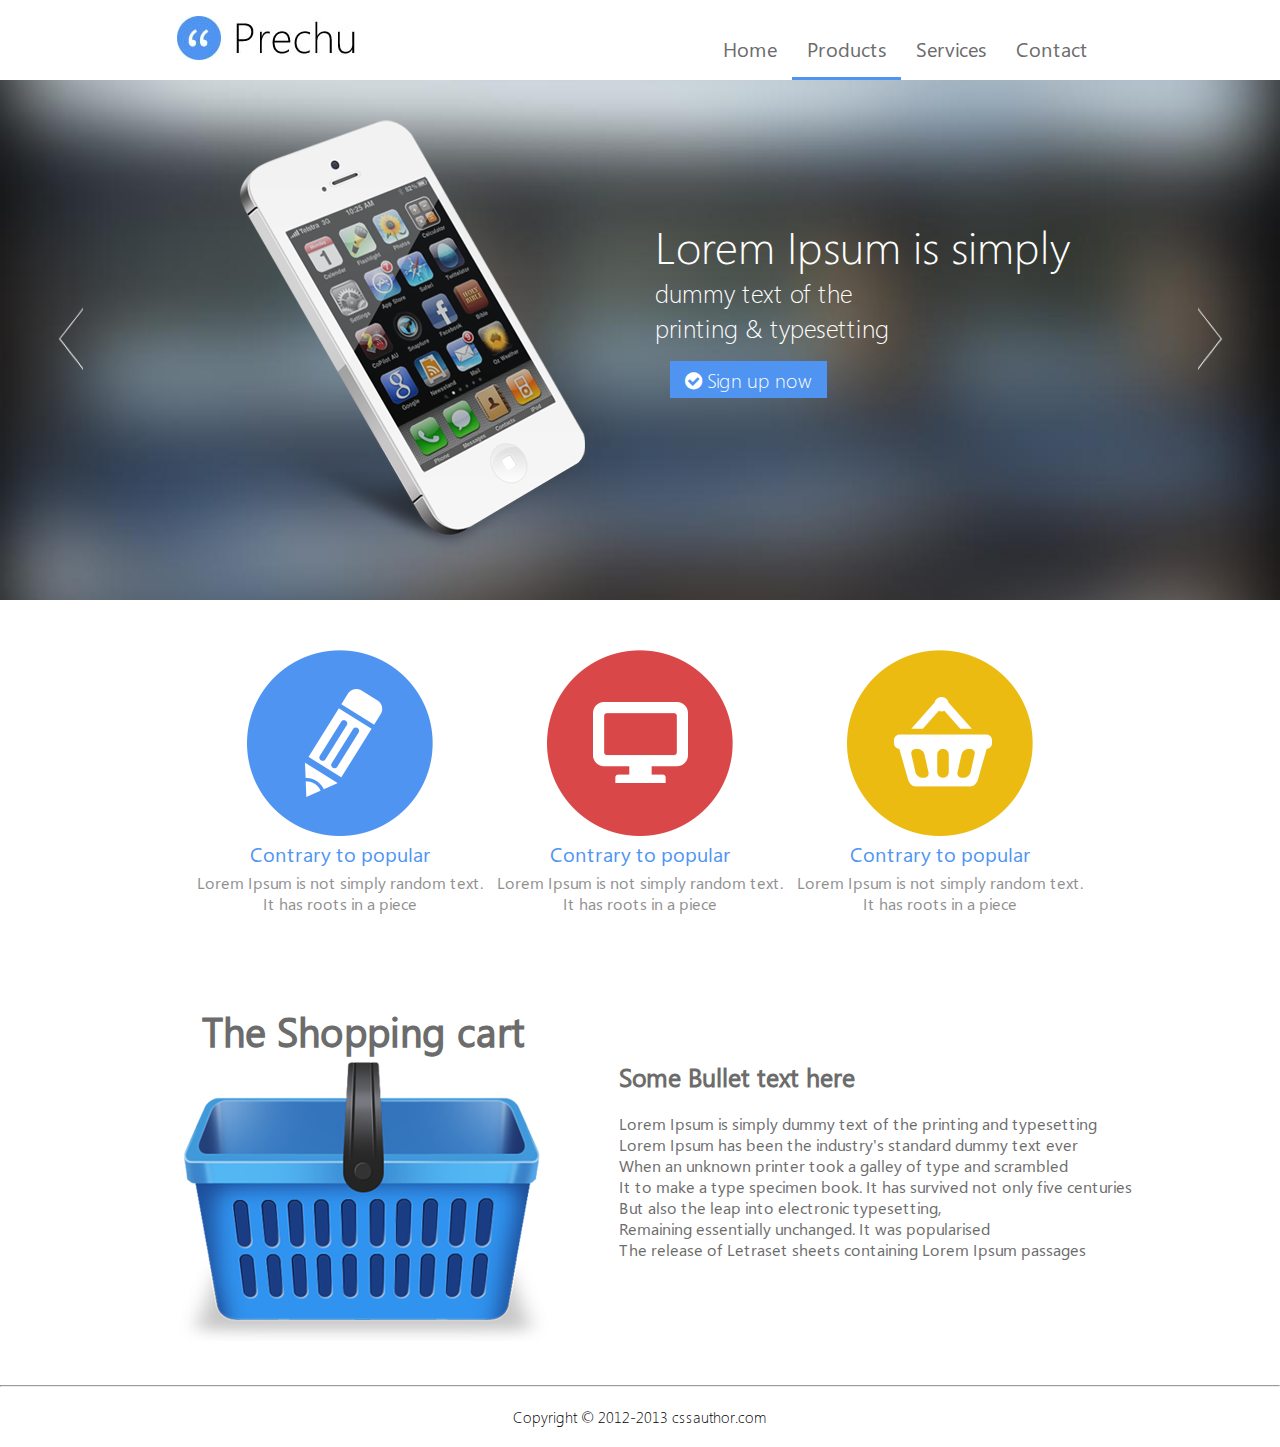
<file: 2_homeWork/index.html>
<!doctype html>
<html lang="en">
<head>
    <meta charset="UTF-8">
    <meta name="viewport"
          content="width=device-width, user-scalable=no, initial-scale=1.0, maximum-scale=1.0, minimum-scale=1.0">
    <meta http-equiv="X-UA-Compatible" content="ie=edge">
    <link rel="stylesheet" href="css/style.css">
    <link href="https://stackpath.bootstrapcdn.com/font-awesome/4.7.0/css/font-awesome.min.css" rel="stylesheet"
          integrity="sha384-wvfXpqpZZVQGK6TAh5PVlGOfQNHSoD2xbE+QkPxCAFlNEevoEH3Sl0sibVcOQVnN" crossorigin="anonymous">
    <title>Home work</title>
</head>
<body>
<header class="header">
    <div class="header__logo">
        <img src="image/logo.jpg" alt="">
    </div>
    <nav>
        <ul class="navigation">
            <li class="navigation__item navigation__item-gray">Home</li>
            <li class="navigation__item navigation__item-gray navigation__item-active">Products</li>
            <li class="navigation__item navigation__item-gray">Services</li>
            <li class="navigation__item navigation__item-gray">Contact</li>
        </ul>
    </nav>
    <div class="header__shortNavigation">
        <i class="fa fa-bars" aria-hidden="true"></i>
    </div>
</header>

<div class="content">
    <div class="horizontalCard horizontalCard-blurImg">
        <div class="horizontalCard__img">
            <img src="image/iphone.png" alt="">
        </div>
        <div class="horizontalCard__text horizontalCard__text-white">
            <h1 class="horizontalCard__header horizontalCard__header-main">Lorem Ipsum is simply</h1>
            <div class="horizontalCard__context horizontalCard__context-main">
                <p>dummy text of the</p>
                <p>printing & typesetting</p>

            </div>
            <a class="horizontalCard__button horizontalCard__button-main" href=""><i class="fa fa-check-circle" aria-hidden="true"></i>Sign up now</a>
        </div>
    </div>
    <div class="category">
        <div class="smallCard">
            <div class="smallCard__img">
                <img src="image/circle1.png" alt="">
            </div>
            <div class="smallCard__text">
                <h5 class="smallCard__header smallCard__header-main">Contrary to popular</h5>
                <p class="smallCard__context smallCard__context-main">Lorem Ipsum is not simply random text. <br> It has roots in a piece </p>
            </div>
        </div>
        <div class="smallCard">
            <div class="smallCard__img">
                <img src="image/circle2.png" alt="">
            </div>
            <div class="smallCard__text">
                <h5 class="smallCard__header smallCard__header-main">Contrary to popular</h5>
                <p class="smallCard__context smallCard__context-main">Lorem Ipsum is not simply random text. <br> It has roots in a piece </p>
            </div>
        </div>
        <div class="smallCard">
            <div class="smallCard__img">
                <img src="image/circle3.png" alt="">
            </div>
            <div class="smallCard__text">
                <h5 class="smallCard__header smallCard__header-main">Contrary to popular</h5>
                <p class="smallCard__context smallCard__context-main">Lorem Ipsum is not simply random text. <br> It has roots in a piece </p>
            </div>
        </div>


    </div>
    <div class="shop">
        <div class="horizontalCard horizontalCard-bottom">
            <div class="horizontalCard__img">
                <h4 class="horizontalCard__header horizontalCard__header-cartImg">
                    The Shopping cart
                </h4>
                <img src="image/cart.png" alt="">
            </div>
            <div class="horizontalCard__text horizontalCard__text-cart">
                <h5 class="horizontalCard__header horizontalCard__header-cart">Some Bullet text here</h5>
                <p class="horizontalCard__context horizontalCard__context-cart">Lorem Ipsum is simply dummy text of the printing and typesetting <br>
                    Lorem Ipsum has been the industry's standard dummy text ever <br>
                    When an unknown printer took a galley of type and scrambled <br>
                    It to make a type specimen book. It has survived not only five centuries <br>
                    But also the leap into electronic typesetting, <br>
                    Remaining essentially unchanged. It was popularised <br>
                    The release of Letraset sheets containing Lorem Ipsum passages</p>
            </div>
        </div>

    </div>
</div>
<footer class="footer">
    <hr>
    <p class="footer__text">Copyright © 2012-2013 cssauthor.com</p>
</footer>
</body>
</html>
</file>
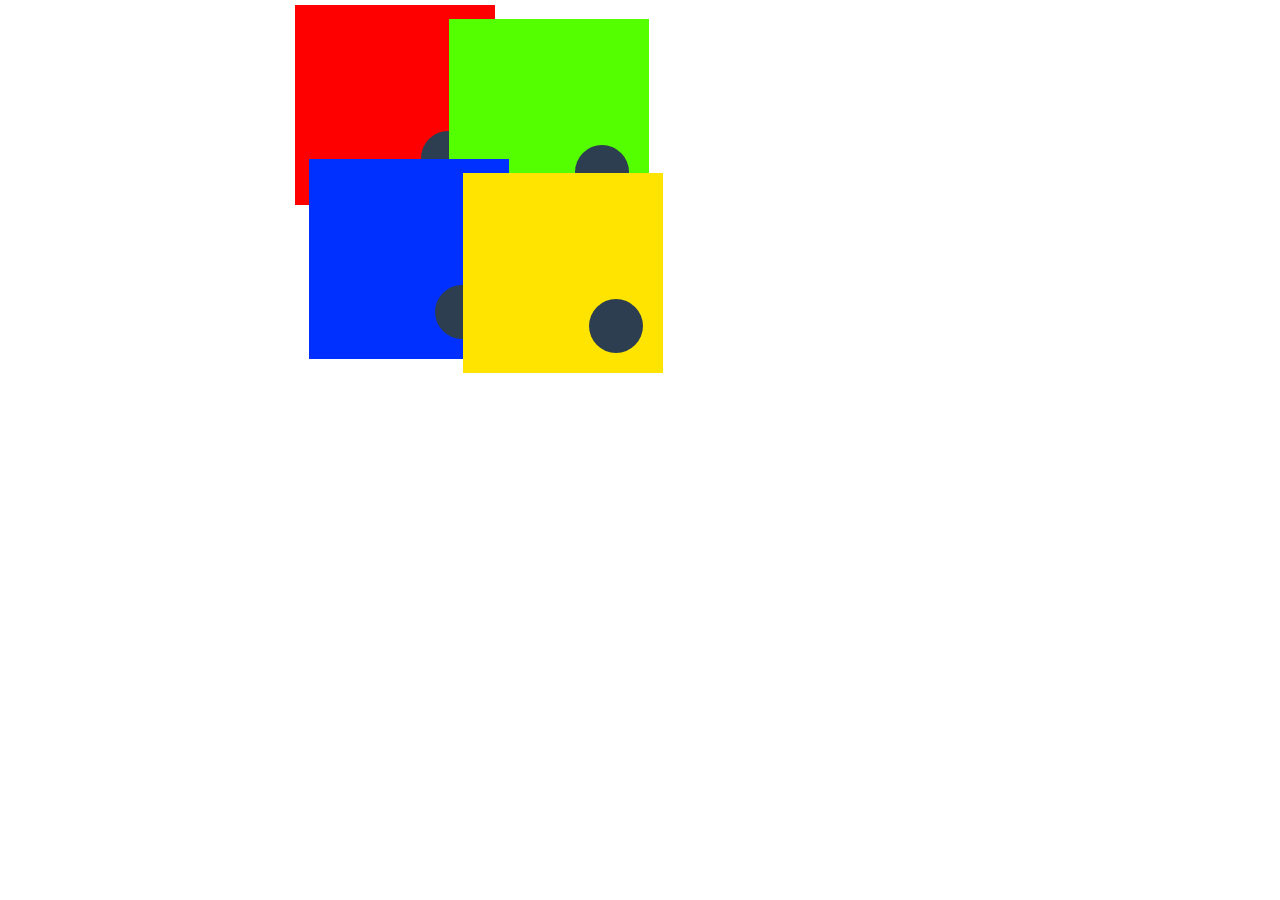
<file: 3_homeWork/index.html>
<!doctype html>
<html lang="ru">
<head>
    <meta charset="UTF-8">
    <meta name="viewport"
          content="width=device-width, user-scalable=no, initial-scale=1.0, maximum-scale=1.0, minimum-scale=1.0">
    <meta http-equiv="X-UA-Compatible" content="ie=edge">
    <link rel="stylesheet" href="css/style.css">
    <title>Home work</title>
</head>
<body>
    <div class="dynamic">
        <div class="dynamic__item dynamic__item-red">
            <div class="dynamic__dot "></div>
        </div>
        <div class="dynamic__item dynamic__item-green">
            <div class="dynamic__dot"></div>
        </div>
        <div class="dynamic__item dynamic__item-blue">
            <div class="dynamic__dot"></div>
        </div>
        <div class="dynamic__item dynamic__item-yellow">
            <div class="dynamic__dot"></div>
        </div>
    </div>
</body>
</html>
</file>
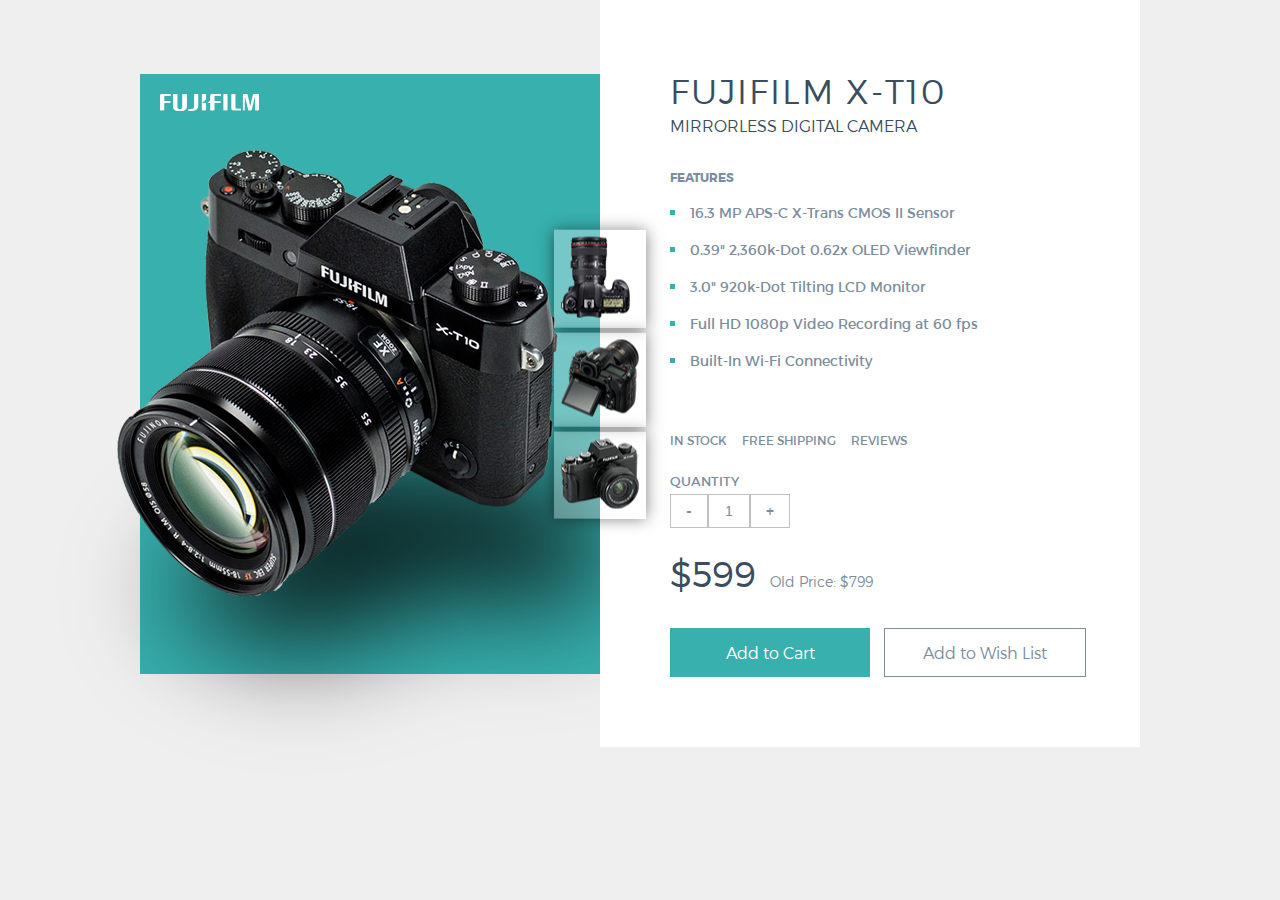
<file: 4_homeWork/index.html>
<!doctype html>
<html lang="en">
<head>
    <meta charset="UTF-8">
    <meta name="viewport"
          content="width=device-width, user-scalable=no, initial-scale=1.0, maximum-scale=1.0, minimum-scale=1.0">
    <meta http-equiv="X-UA-Compatible" content="ie=edge">
    <link rel="stylesheet" href="css/style.css">
    <link href="https://stackpath.bootstrapcdn.com/font-awesome/4.7.0/css/font-awesome.min.css" rel="stylesheet"
          integrity="sha384-wvfXpqpZZVQGK6TAh5PVlGOfQNHSoD2xbE+QkPxCAFlNEevoEH3Sl0sibVcOQVnN" crossorigin="anonymous">
    <title>Home work</title>
</head>
<body>
<div class="content">
    <div class="poductCard">
        <div class="cardImg">
            <div class="cardImg__logo">
                <img src="image/Logo.png" alt="">
            </div>
            <div class="cardImg__img">
                <img src="image/camera.png" alt="">
            </div>
            <div class="smallPhoto">
                <div class="smallPhoto__item"><img src="image/camera-top.png" alt=""></div>
                <div class="smallPhoto__item"><img src="image/camera-back.png" alt=""></div>
                <div class="smallPhoto__item"><img src="image/camera-right.png" alt=""></div>
            </div>
        </div>
        <div class="cardInfo">
            <h1 class="cardInfo__title">Fujifilm X-T10</h1>
            <h5 class="cardInfo__subtitle">Mirrorless Digital Camera</h5>
            <div class="list">
                <h5 class="list__title">Features</h5>
                <ul class="list__group">
                    <li class="list__item">16.3 MP APS-C X-Trans CMOS II Sensor</li>
                    <li class="list__item">0.39" 2,360k-Dot 0.62x OLED Viewfinder</li>
                    <li class="list__item">3.0" 920k-Dot Tilting LCD Monitor</li>
                    <li class="list__item">Full HD 1080p Video Recording at 60 fps</li>
                    <li class="list__item">Built-In Wi-Fi Connectivity</li>
                </ul>
            </div>

            <div class="status">
                    <span class="cardInfo__status">
                                    In Stock
                                </span>
                <span class="cardInfo__status">
                                    Free Shipping
                                </span>
                <span class="cardInfo__status">
                                    Reviews
                                </span>
            </div>

            <div class="count">
                <h5 class="count__title">Quantity</h5>
                <div class="count__group">
                    <div class="count__btn">-</div>
                    <input type="number" class="count__input" value="1">
                    <div class="count__btn">+</div>
                </div>
            </div>
            <div class="price">
                <p class="price__now"> $599</p>
                <p class="price__old">Old Price: $799</p>
            </div>
            <div class="btn">
                <a href="" class="cardInfo__btn cardInfo__btn-blue">Add to Cart</a>
                <a href="" class="cardInfo__btn cardInfo__btn-blueOutline">Add to Wish List</a>
            </div>

        </div>
    </div>
</div>
</body>
</html>
</file>
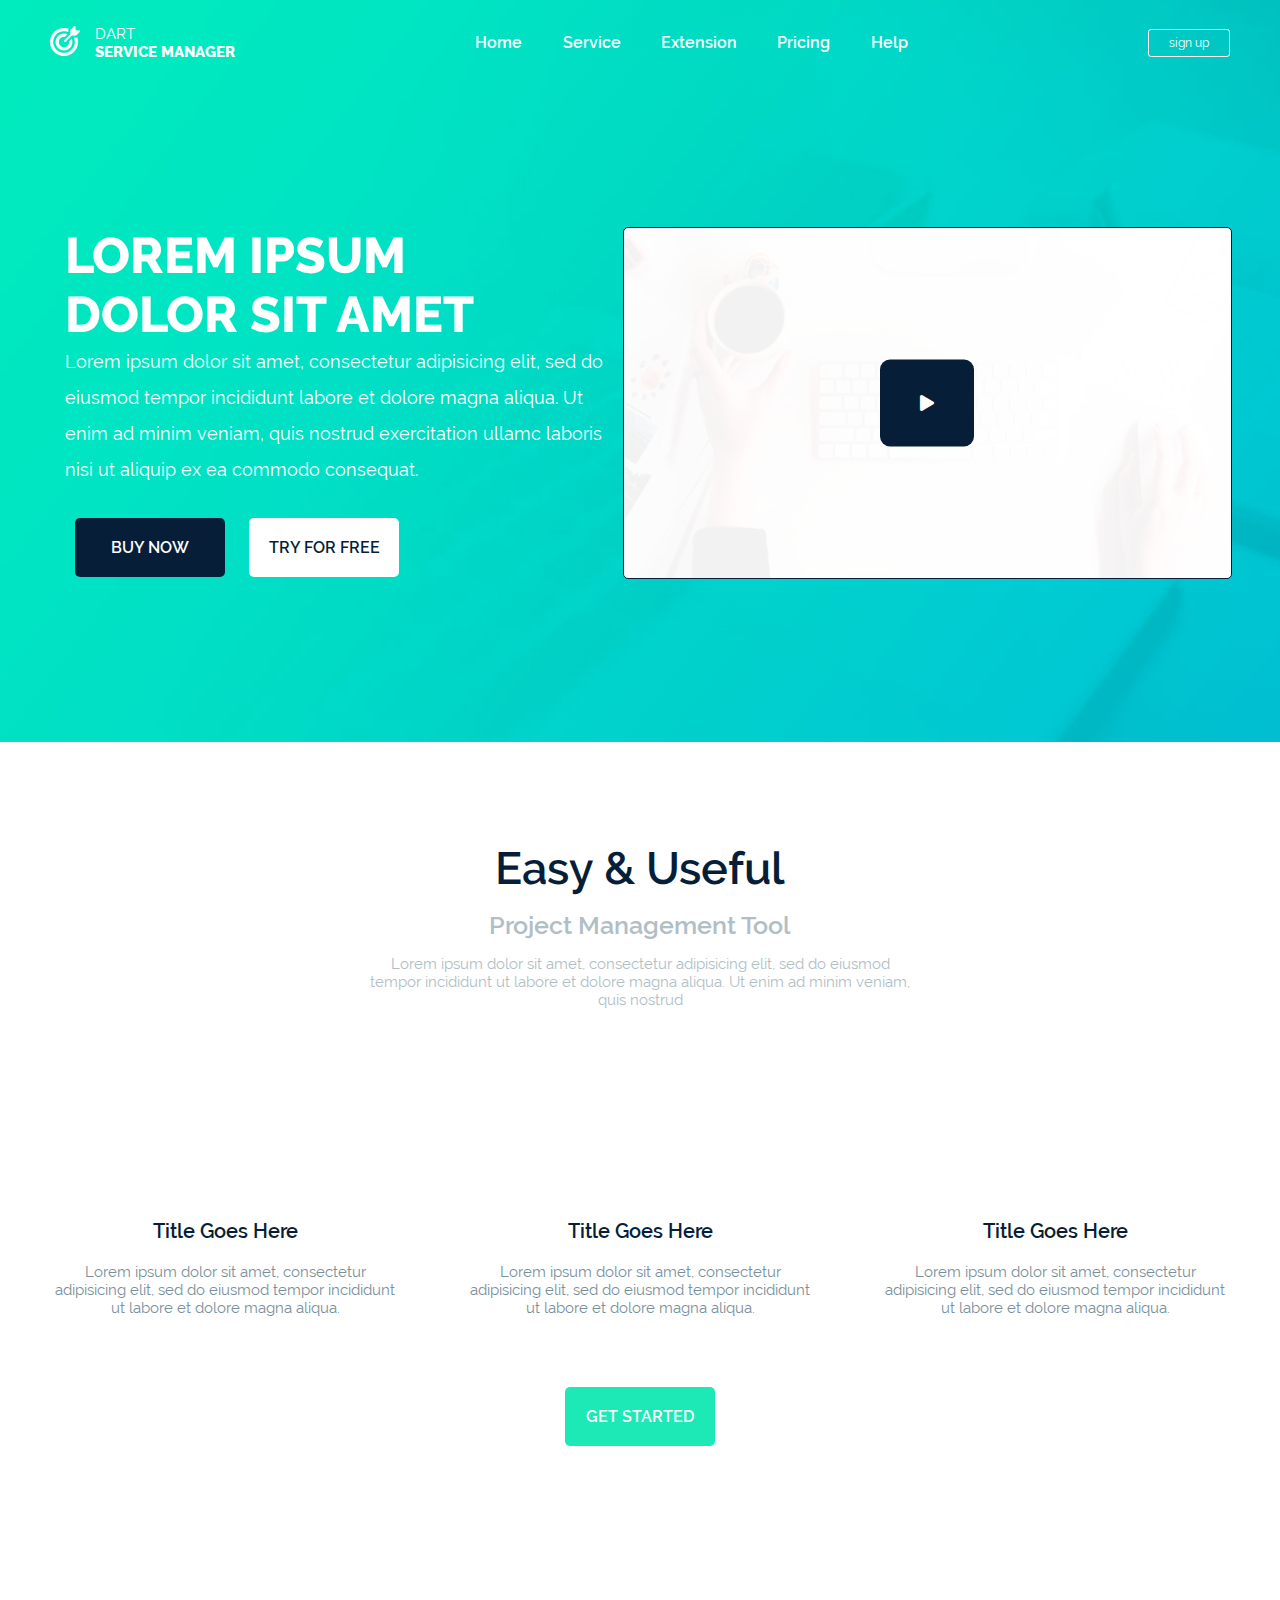
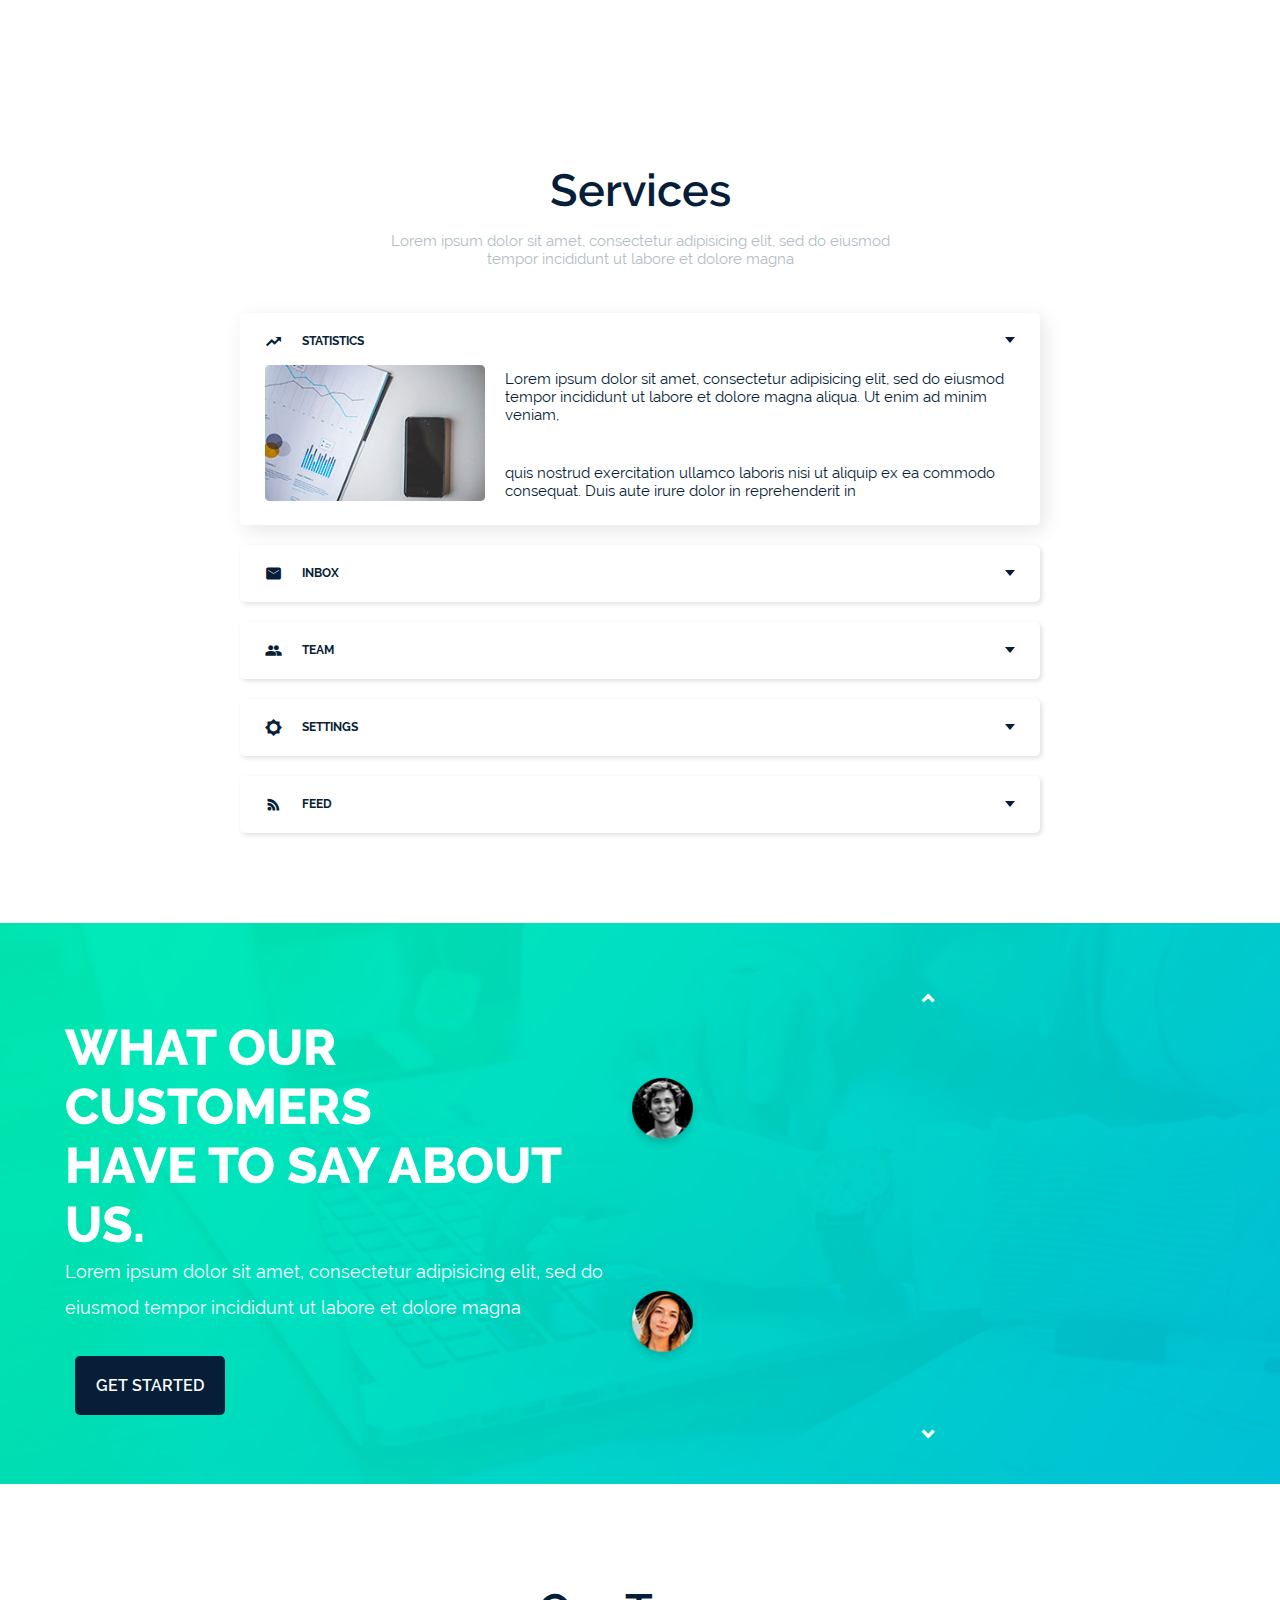
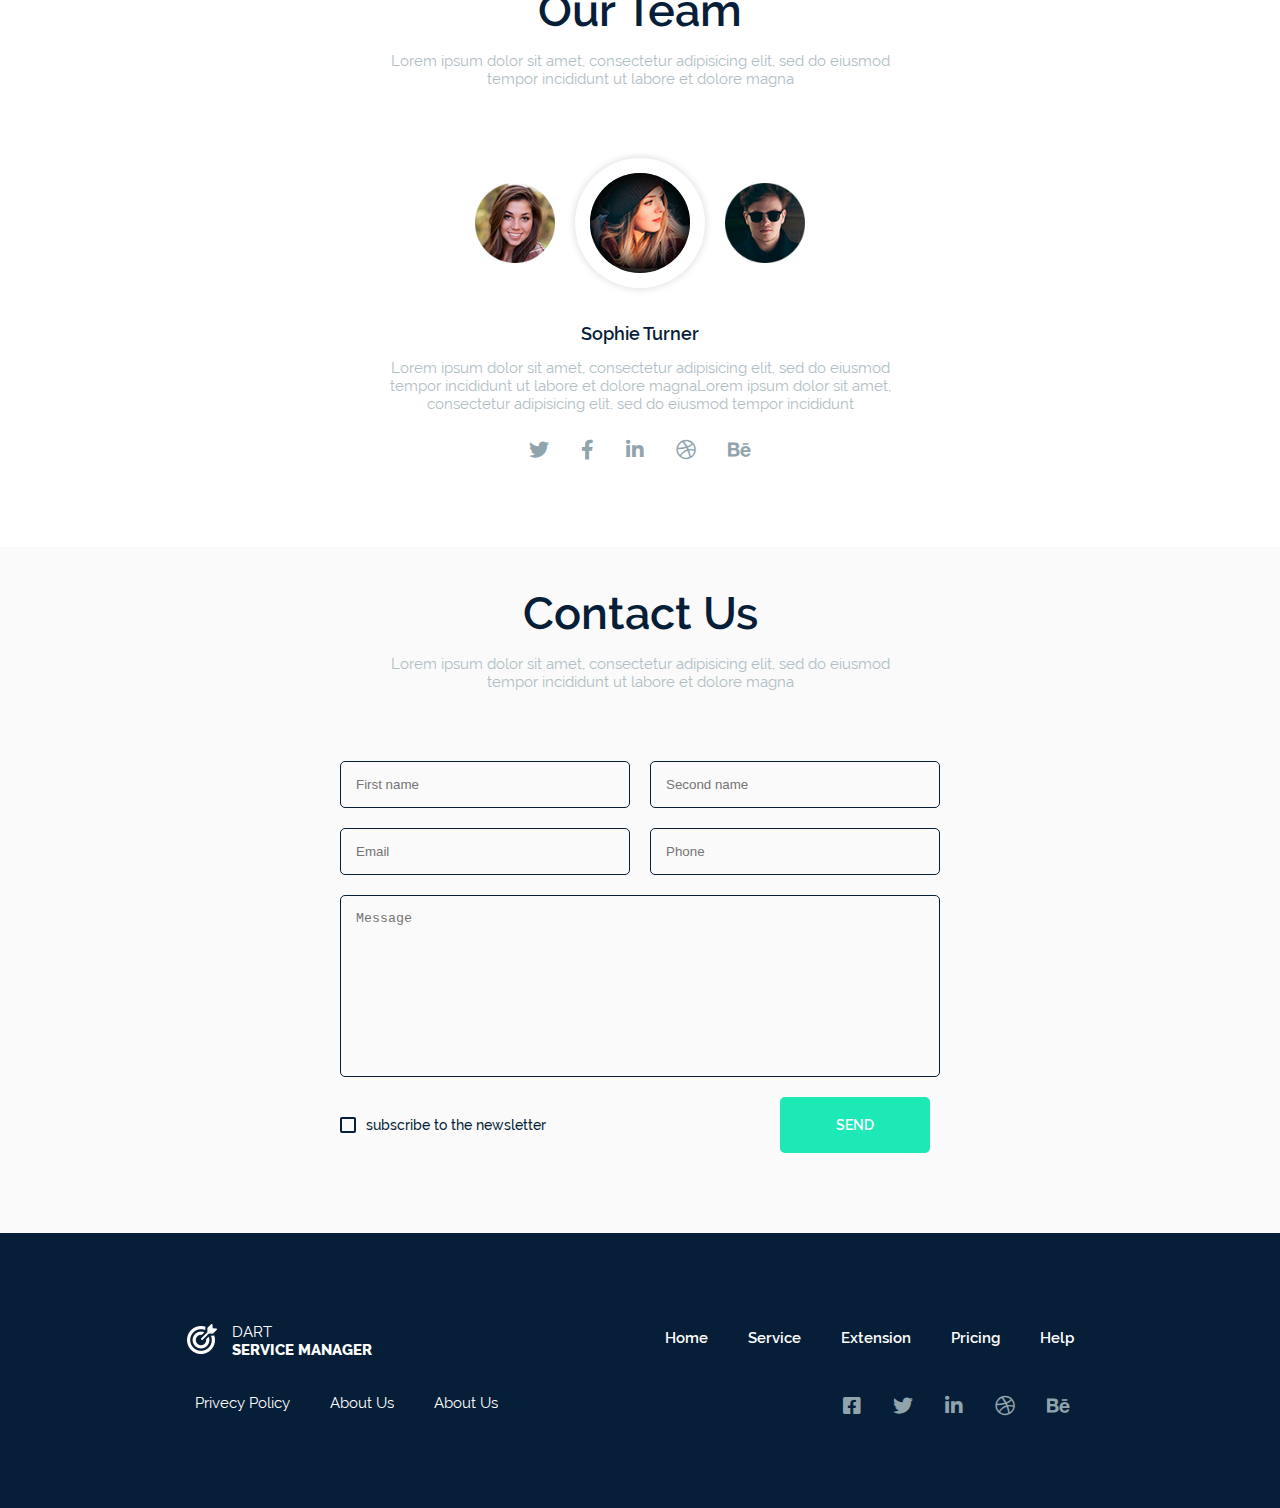
<file: 6_homeWork/index.html>
<!doctype html>
<html lang="en">
<head>
    <meta charset="UTF-8">
    <meta name="viewport"
          content="width=device-width, user-scalable=no, initial-scale=1.0, maximum-scale=1.0, minimum-scale=1.0">
    <meta http-equiv="X-UA-Compatible" content="ie=edge">
    <link rel="stylesheet" href="https://use.fontawesome.com/releases/v5.8.1/css/all.css">
    <link rel="stylesheet" href="css/icofont.min.css">
    <link rel="stylesheet" href="https://fonts.googleapis.com/icon?family=Material+Icons">
    <link rel="stylesheet" href="css/animate.css">
    <link rel="stylesheet" href="css/style.css">

    <title>Home work</title>
</head>
<body>
<div class="blockOne">
    <div class="container">
        <header class="header">
            <div class="logo header__logo">
                <div class="logo__icon">
                    <img src="image/logo.png" alt="">
                </div>
                <div class="logo__text">
                    <p class="logo__name">Dart</p>
                    <p class="logo__description">service manager
                    <p>
                </div>
            </div>
            <nav class="header__nav">
                <ul class="nav">
                    <li class="nav__item">Home</li>
                    <li class="nav__item">Service</li>
                    <li class="nav__item">Extension</li>
                    <li class="nav__item">Pricing</li>
                    <li class="nav__item">Help</li>
                </ul>
            </nav>

            <div class="button header__button">
                <a href="" class=" link button__linkC button__linkC-signUp">sign up</a>
            </div>
            <div class="header__burger">
                <a href="" class="link button__linkC button__linkC-burger ">☰</a>
            </div>
        </header>
        <div class="flex">
            <div class="textCard">
                <h1 class="textCard__header textCard__header-size-middle">
                    lorem Ipsum <br>
                    Dolor sit amet
                </h1>
                <p class="textCard__text">
                    Lorem ipsum dolor sit amet, consectetur adipisicing elit, sed do eiusmod tempor incididunt labore et
                    dolore magna aliqua. Ut enim ad minim veniam, quis nostrud exercitation ullamc
                    laboris nisi ut aliquip ex ea commodo consequat.
                </p>
                <div class="button textCard__button">
                    <a href="" class="link button__linkC button__linkC-theme-darkBlue button__linkC-sz-lg">Buy now</a>
                    <a href="" class="link button__linkC button__linkC-theme-white button__linkC-sz-lg ">Try for
                        free</a>
                </div>
            </div>
            <div class="video wow bounceInRight">
                <iframe class="video__content" src="https://www.youtube.com/embed/iQ4zma4drrQ?controls=0"
                        frameborder="0"
                        allow="accelerometer; autoplay; encrypted-media; gyroscope; picture-in-picture"
                        allowfullscreen></iframe>
                <div class="video__img">

                </div>
            </div>

        </div>
    </div>
</div>
<div class="userful">
    <div class="container">
        <div class="titleCard titleCard-mt">
            <h1 class="titleCard__head titleCard__head-size-middle">
                Easy & Useful
            </h1>
            <h3 class="titleCard__subhead">
                Project Management Tool
            </h3>
            <p class="titleCard__text">
                Lorem ipsum dolor sit amet, consectetur adipisicing elit, sed do eiusmod tempor incididunt ut labore et
                dolore magna aliqua. Ut enim ad minim veniam, quis nostrud
            </p>

        </div>
        <div class="groupCard  ">
            <div class="iconCard">
                <div class="iconCard__icon iconCard-purpl wow fadeIn">
                    <i class="icofont-tasks-alt icofont-5x"></i>
                </div>
                <div class="iconCard__head">
                    Title Goes Here
                </div>
                <div class="iconCard__text">
                    Lorem ipsum dolor sit amet, consectetur adipisicing elit, sed do eiusmod tempor incididunt ut labore
                    et dolore magna aliqua.
                </div>
            </div>
            <div class="iconCard">
                <div class="iconCard__icon iconCard-lightBlue wow fadeIn">
                    <i class="icofont-team icofont-5x"></i>
                </div>
                <div class="iconCard__head">
                    Title Goes Here
                </div>
                <div class="iconCard__text">
                    Lorem ipsum dolor sit amet, consectetur adipisicing elit, sed do eiusmod tempor incididunt ut labore
                    et dolore magna aliqua.
                </div>
            </div>
            <div class="iconCard ">
                <div class="iconCard__icon iconCard-pink wow fadeIn">
                    <i class="icofont-worker icofont-5x"></i>
                </div>
                <div class="iconCard__head">
                    Title Goes Here
                </div>
                <div class="iconCard__text">
                    Lorem ipsum dolor sit amet, consectetur adipisicing elit, sed do eiusmod tempor incididunt ut labore
                    et dolore magna aliqua.
                </div>
            </div>
        </div>
        <div class="userful__btn">
            <a href="" class="link button__linkC button__linkC-theme-blue button__linkC-sz-lg">Get started</a>
        </div>
    </div>
</div>
<div class="coloredCard">
    <div class="coloredCard__item coloredCard-lightBlue wow fadeInRight">
        <div class="coloredCard__icon">
            <i class="icofont-building-alt"></i>
        </div>
        <div class="coloredCard__text">
            <div class="coloredCard__value">
                12000+
            </div>
            <div class="coloredCard__title">
                Business
            </div>
        </div>
    </div>
    <div class="coloredCard__item coloredCard-blue wow fadeInRight" data-wow-delay="0.2s">
        <div class="coloredCard__icon">
            <i class="icofont-download"></i>
        </div>
        <div class="coloredCard__text">
            <div class="coloredCard__value">
                60000+

            </div>
            <div class="coloredCard__title">
                Downloads
            </div>
        </div>
    </div>
    <div class="coloredCard__item coloredCard-purple wow fadeInRight"  data-wow-delay="0.4s">
        <div class="coloredCard__icon">
            <i class="icofont-user-alt-3"></i>
        </div>
        <div class="coloredCard__text">
            <div class="coloredCard__value">
                30000+
            </div>
            <div class="coloredCard__title">
                Free Installs
            </div>
        </div>
    </div>
    <div class="coloredCard__item coloredCard-pink wow fadeInRight" data-wow-delay="0.6s">
        <div class="coloredCard__icon">
            <i class="icofont-download"></i>
        </div>
        <div class="coloredCard__text">
            <div class="coloredCard__value">
                40000+
            </div>
            <div class="coloredCard__title">
                Pro Users
            </div>
        </div>
    </div>
</div>
<div class="service">
    <div class="containerSmall">
        <div class="titleCard titleCard-mt">
            <h1 class="titleCard__head titleCard__head-size-middle">
                Services
            </h1>
            <p class="titleCard__text">Lorem ipsum dolor sit amet, consectetur adipisicing elit, sed do eiusmod tempor
                incididunt ut labore et dolore magna</p>
        </div>
        <div class="groupDropdown">
            <div class="dropdown active">
                <div class="dropdown__header">
                    <div class="dropdown__icon"><i class="material-icons material-font">
                            trending_up
                        </i></div>
                    <h5 class="dropdown__head">Statistics</h5>
                </div>
                <div class="dropdown__content">
                    <div class="dropdown__img">
                        <img src="image/dropdown.jpg" alt="">
                    </div>
                    <div class="dropdown__textGroup">
                        <p class="dropdown__text">Lorem ipsum dolor sit amet, consectetur adipisicing elit, sed do
                            eiusmod tempor incididunt ut
                            labore et dolore magna aliqua. Ut enim ad minim veniam,
                        </p>
                        <p class="dropdown__text"> quis nostrud exercitation ullamco laboris nisi ut aliquip ex ea
                            commodo consequat. Duis aute
                            irure dolor in reprehenderit in</p>


                    </div>
                </div>
            </div>
            <div class="dropdown">
                <div class="dropdown__header dropdown__header-size-middle">
                    <div class="dropdown__icon"><i class="material-icons material-font">
                            mail
                        </i></div>
                    <h5 class="dropdown__head">Inbox</h5>
                </div>
                <div class="dropdown__content">
                    <div class="dropdown__img">
                        <img src="image/dropdown.jpg" alt="">
                    </div>
                    <div class="dropdown__textGroup">
                        <p class="dropdown__text">Lorem ipsum dolor sit amet, consectetur adipisicing elit, sed do
                            eiusmod tempor incididunt ut
                            labore et dolore magna aliqua. Ut enim ad minim veniam,
                        </p>
                        <p class="dropdown__text"> quis nostrud exercitation ullamco laboris nisi ut aliquip ex ea
                            commodo consequat. Duis aute
                            irure dolor in reprehenderit in</p>
                    </div>
                </div>
            </div>
            <div class="dropdown">
                <div class="dropdown__header">
                    <div class="dropdown__icon"><i class="material-icons material-font">
                            people
                        </i></div>
                    <h5 class="dropdown__head">Team</h5>
                </div>
                <div class="dropdown__content">
                    <div class="dropdown__img">
                        <img src="image/dropdown.jpg" alt="">
                    </div>
                    <div class="dropdown__textGroup">
                        <p class="dropdown__text">Lorem ipsum dolor sit amet, consectetur adipisicing elit, sed do
                            eiusmod tempor incididunt ut
                            labore et dolore magna aliqua. Ut enim ad minim veniam,
                        </p>
                        <p class="dropdown__text"> quis nostrud exercitation ullamco laboris nisi ut aliquip ex ea
                            commodo consequat. Duis aute
                            irure dolor in reprehenderit in</p>
                    </div>
                </div>
            </div>
            <div class="dropdown">
                <div class="dropdown__header">
                    <div class="dropdown__icon"><i class="material-icons material-font">
                            brightness_low
                        </i></div>
                    <h5 class="dropdown__head">Settings</h5>
                </div>
                <div class="dropdown__content">
                    <div class="dropdown__img">
                        <img src="image/dropdown.jpg" alt="">
                    </div>
                    <div class="dropdown__textGroup">
                        <p class="dropdown__text">Lorem ipsum dolor sit amet, consectetur adipisicing elit, sed do
                            eiusmod tempor incididunt ut
                            labore et dolore magna aliqua. Ut enim ad minim veniam,
                        </p>
                        <p class="dropdown__text"> quis nostrud exercitation ullamco laboris nisi ut aliquip ex ea
                            commodo consequat. Duis aute
                            irure dolor in reprehenderit in</p>
                    </div>
                </div>
            </div>
            <div class="dropdown">
                <div class="dropdown__header dropdown__header-size-small">
                    <div class="dropdown__icon"><i class="material-icons material-font">
                            rss_feed
                        </i></div>
                    <h5 class="dropdown__head">Feed</h5>
                </div>
                <div class="dropdown__content">
                    <div class="dropdown__img">
                        <img src="image/dropdown.jpg" alt="">
                    </div>
                    <div class="dropdown__textGroup">
                        <p class="dropdown__text">Lorem ipsum dolor sit amet, consectetur adipisicing elit, sed do
                            eiusmod tempor incididunt ut
                            labore et dolore magna aliqua. Ut enim ad minim veniam,
                        </p>
                        <p class="dropdown__text"> quis nostrud exercitation ullamco laboris nisi ut aliquip ex ea
                            commodo consequat. Duis aute
                            irure dolor in reprehenderit in</p>
                    </div>
                </div>
            </div>
        </div>
    </div>
</div>
<div class="bgAboutUs">
    <div class="container">
        <div class="aboutUs">
            <div class="textCard  textCard-aboutUs">
                <h1 class="textCard__header textCard__header-size-middle">
                    What our customers <br>
                    have to say about us.
                </h1>
                <p class="textCard__text">Lorem ipsum dolor sit amet, consectetur adipisicing elit, sed do eiusmod
                    tempor incididunt ut labore et dolore magna</p>
                <div class="button textCard__button">
                    <a href="" class="link button__linkC button__linkC-theme-darkBlue button__linkC-sz-lg">Get
                        Started</a>
                </div>
            </div>

            <div class="horizontalCard">
                <div class="horizontalCard__item">
                    <div class="horizontalCard__img">
                        <img src="image/avatar1.png" alt="">
                    </div>
                    <div class="horizontalCard__content wow fadeIn">
                        <h5 class="horizontalCard__header">
                            John Doe
                        </h5>
                        <p class="horizontalCard__text">
                            Lorem ipsum dolor sit amet, consectetur adipisicing elit, sed do eiusmod tempor incididunt
                            ut labore et dolore magna aliqua. Ut enim ad minim veniam, quis nostrud exercitation ullamco
                            laboris nisi ut aliquip ex ea
                        </p>
                    </div>
                </div>
                <div class="horizontalCard__item">
                    <div class="horizontalCard__img">
                        <img src="image/avatar2.png" alt="">
                    </div>
                    <div class="horizontalCard__content wow fadeIn">
                        <h5 class="horizontalCard__header">
                            Khalessi
                        </h5>
                        <p class="horizontalCard__text">
                            Lorem ipsum dolor sit amet, consectetur adipisicing elit, sed do eiusmod tempor incididunt
                            ut labore et dolore magna aliqua. Ut enim ad minim veniam, quis nostrud exercitation ullamco
                            laboris nisi ut aliquip ex ea
                        </p>
                    </div>
                </div>
            </div>
        </div>
    </div>
</div>
<div class="containerSmall">
    <div class="ourTeam">
        <div class="titleCard titleCard-mt">
            <h1 class="titleCard__head titleCard__head-size-middle">
                Our Team
            </h1>
            <p class="titleCard__text">Lorem ipsum dolor sit amet, consectetur adipisicing elit, sed do eiusmod tempor
                incididunt ut labore et dolore magna</p>
        </div>
        <div class="imagesCircle">
            <div class="imagesCircle__item">
                <img src="image/avatar5.png" alt="">

            </div>
            <div class="imagesCircle__item active">
                <img src="image/avatar3.png" alt="">
                <div class="activeShadow">
                </div>
            </div>
            <div class="imagesCircle__item">
                <img src="image/avatar4.png" alt="">
            </div>
        </div>
        <div class="titleCard">
            <h1 class="titleCard__head titleCard__head-size-small">
                Sophie Turner
            </h1>
            <p class="titleCard__text">Lorem ipsum dolor sit amet, consectetur adipisicing elit, sed do eiusmod tempor
                incididunt ut labore et dolore magnaLorem ipsum dolor sit amet, consectetur adipisicing elit, sed do
                eiusmod tempor incididunt </p>
        </div>
        <div class="social social-offset">
            <div class="social__item"><i class="fab fa-twitter"></i></div>
            <div class="social__item"><i class="fab fa-facebook-f"></i></div>
            <div class="social__item"><i class="fab fa-linkedin-in"></i></div>
            <div class="social__item"><i class="fab fa-dribbble"></i></div>
            <div class="social__item"><i class="fab fa-behance"></i></div>
        </div>
    </div>
</div>
<div class="contactUs-bg">
    <div class="containerSmall">
        <div class="titleCard ">
            <h1 class="titleCard__head titleCard__head-size-middle">
                Contact Us
            </h1>
            <p class="titleCard__text">Lorem ipsum dolor sit amet, consectetur adipisicing elit, sed do eiusmod tempor incididunt ut labore et dolore magna</p>
        </div>
        <form action="" class="form">
            <div class="form__group">
                <input class="form__input form__input-double" placeholder="First name">
                <input class="form__input form__input-double" placeholder="Second name  ">
                <input class="form__input form__input-double" placeholder="Email">
                <input class="form__input form__input-double" placeholder="Phone">
            </div>
            <div class="form__group">
                <textarea class="form__input form__input-textarea" placeholder="Message"></textarea>
            </div>
            <div class="form__group form__group-side">
                <div class="form__checkbox">
                    <input type="checkbox" id="check"/>
                    <label for="check">
                        <svg viewBox="0,0,50,65">
                            <path d="M5 30 L 20 45 L 45 5"></path>
                        </svg>
                    </label>
                    <p class="form__text">subscribe to the newsletter</p>
                </div>
                <a href="" class="link button__linkC button__linkC-theme-blue button__linkC-sz-lg">Send</a>
            </div>
        </form>
    </div>
</div>
<div class="footerBg">
    <div class="container">
        <div class="footer">
            <div class="footer__header">
                <div class="logo footer__logo">
                    <div class="logo__icon">
                        <img src="image/logo.png" alt="">
                    </div>
                    <div class="logo__text">
                        <p class="logo__name">Dart</p>
                        <p class="logo__description">service manager
                        <p>
                    </div>
                </div>
                <nav class="footer__nav">
                    <ul class="nav">
                        <li class="nav__item footer__navItem">Home</li>
                        <li class="nav__item footer__navItem">Service</li>
                        <li class="nav__item footer__navItem">Extension</li>
                        <li class="nav__item footer__navItem">Pricing</li>
                        <li class="nav__item footer__navItem">Help</li>
                    </ul>
                </nav>
            </div>
            <div class="footer__aboutUs">
                <div class="footer__shortMain">
                    <p class="shortMain__item">
                        Privecy Policy
                    </p>
                    <p class="shortMain__item">
                        About Us
                    </p>
                    <p class="shortMain__item">
                        About Us
                    </p>
                </div>
                <div class="social">
                    <div class="social__item"><i class="fab fa-facebook-square"></i></div>
                    <div class="social__item"><i class="fab fa-twitter"></i></div>
                    <div class="social__item"><i class="fab fa-linkedin-in"></i></div>
                    <div class="social__item"><i class="fab fa-dribbble"></i></div>
                    <div class="social__item"><i class="fab fa-behance"></i></div>
                </div>
            </div>

        </div>
    </div>
</div>
<script src="js/wow.min.js"></script>
<script>
    new WOW().init();
</script>
</body>
</html>
</file>
<file: 2_homeWork/css/style.css>
@font-face {
    font-family: "SegoeWP";
    src: url("../fonts/SegoeWP-Light/SegoeWP-Light.ttf") format("truetype");
}

@font-face {
    font-family: "SegoeWPN";
    src: url("../fonts/SegoeWPN/SegoeWPN.ttf") format("truetype");

}

@font-face {
    font-family: "SegoeWPN-Light";
    src: url("../fonts/SegoeWPN-Light/SegoeWPN-Light.ttf") format("truetype");
}
body{
    font-size: 16px;
}
* {
    margin: 0;
    padding: 0;
}

img {
    width: 100%;
}

.header {
    display: flex;
    justify-content: space-around;
    align-items: flex-end;
    flex-wrap: wrap;
    min-height: 80px;
}

.header__logo {
    align-self: center;
}

.header__shortNavigation {
    display: none;
    padding: 5px 10px;
    align-self: center;
    color: #fff;
    font-size: 1.250em;
    background-color: #5094f2;
}

.navigation {
    display: flex;
    align-items: flex-end;
    justify-content: center;
    flex-wrap: wrap;
    margin-bottom: 3px;

}

.navigation__item {
    list-style: none;
    padding: 15px;
    font-family: SegoeWPN, serif;
    font-size: 1.250em;
    cursor: pointer;
}

.navigation__item-gray {
    color: #6c6c6c;
}

.navigation__item-gray:hover {
    margin-bottom: -3px;
    border-bottom: 3px solid #5094f2;
}

.navigation__item-active {
    margin-bottom: -3px;
    border-bottom: 3px solid #5094f2;
}

.content {
    position: relative;
}

.horizontalCard {
    position: relative;
    padding: 40px 0;
    display: flex;
    justify-content: center;
}

.horizontalCard-blurImg:before {
    content: '';
    position: absolute;
    top: 40%;
    left: 20px;
    background: url(../image/arrow-l.png) no-repeat center;
    height: 100px;
    width: 100px;
    z-index: 999;
}

.horizontalCard-blurImg:after {
    content: '';
    position: absolute;
    top: 40%;
    right: 20px;
    background: url(../image/arrow-r.png) no-repeat center;
    height: 100px;
    width: 100px;
    z-index: 999;
}

.horizontalCard__img {
    padding: 0 30px;
    align-self: center;
}

.horizontalCard-blurImg {
    background: url(../image/bg-banner.jpg) no-repeat center center;
    -webkit-background-size: cover;
    -moz-background-size: cover;
    -o-background-size: cover;
    background-size: cover;
}

.horizontalCard__text {
    align-self: center;
    margin-left: 40px;
    margin-bottom: 50px;
}

.horizontalCard__text-white {
    color: #fff;
}

.horizontalCard__header-main {
    font-size: 2.813em;
    font-family: SegoeWP, serif;
    font-weight: normal;
}

.horizontalCard__context-main {
    font-size: 1.563em;
    font-family: SegoeWP, serif;
    line-height: 35px;
    font-weight: normal;
}

.horizontalCard__button {
    text-decoration: none;
}

.horizontalCard__button-main {
    background-color: #5094f2;
    color: #fff;
    font-size: 1.250em;
    line-height: 70px;
    padding: 5px 15px;
    margin-left: 15px;
    margin-top: 10px;
    font-family: SegoeWP, serif;
}

.horizontalCard__button-main > i {
    margin-right: 5px;
}

.category {
    display: flex;
    justify-content: center;
    flex-wrap: wrap;
    font-family: SegoeWPN, serif;
}

.smallCard {
    display: flex;
    flex-direction: column;
    flex-basis: 300px;
    text-align: center;
    margin: 50px 0;
}

.smallCard__img {
    margin: 0 auto;
    max-width: 200px;
}

.smallCard__header-main {
    color: #5094f2;
    font-size: 1.250em;
    margin-bottom: 5px;
    font-weight: normal;
}

.smallCard__context-main {
    color: #909090;
}

.shop {
    font-family: SegoeWPN, serif;
    color: #6c6c6c;
}

.horizontalCard-bottom {
    flex-wrap: wrap;
}

.horizontalCard__header-cartImg {
    font-size: 2.500em;
    text-align: center;
    margin-bottom: 5px;
}

.horizontalCard__header-cart {
    font-size: 1.563em;
    margin: 20px 0;
}

.footer__text {
    text-align: center;
    font-family: "SegoeWPN-Light";
    font-size: 0.938em;
    padding: 20px;
}

@media screen and (max-width: 590px) {
    .navigation {
        display: none;
    }

    .header__shortNavigation {
        display: block;
    }

    .horizontalCard-blurImg {
        flex-wrap: nowrap;
    }
    .horizontalCard__text{
        font-size: 14px;
        margin: 0;
        flex-basis: 550px;
        padding: 0 20px;
    }
    .horizontalCard:after,
    .horizontalCard:before {
        display: none;
    }
    .smallCard{
        margin: 0;
        padding: 20px 0;
        flex-basis: 100%;
        text-align: left;
        align-items: center;
        border-bottom: 1px solid silver;
        flex-direction: row;
    }
    .smallCard__img {
        max-width: 100px;
        margin: 0;
        padding: 0 20px;

    }
    .smallCard__text {

    }
}

@media screen and (max-width: 450px ) {
    .horizontalCard {
        flex-wrap: wrap;
    }
}
</file>
<file: 3_homeWork/css/style.css>
* {
    margin: 0;
    padding: 0;
}

body {
    height: 100%;
    max-width: 1200px;
    margin: 0 auto;
}

.dynamic {
    display: flex;
    margin: 0 auto;
    justify-content: center;
    align-items: center;
    position: relative;
    height: 700px;
    width: 700px;
}

.dynamic__item {
    position: absolute;
    height: 200px;
    width: 200px;
    transform: translate(-50%, -50%);

}

.dynamic__item:hover {
    z-index: 1;
}

.dynamic__item-red {
    background-color: #ff0000;
    top: 15%;
    left: 15%;

}

.dynamic__item-blue {
    background-color: #0030ff;
    top: 37%;
    left: 17%;
}

.dynamic__item-green {
    background-color: #54ff00;
    top: 17%;
    left: 37%;
}

.dynamic__item-yellow {
    background-color: #ffe400;
    top: 39%;
    left: 39%;
}

.dynamic__dot {
    position: absolute;
    background-color: #2c3e50;
    bottom: 20px;
    right: 20px;
    border-radius: 50%;
    height: 27%;
    width: 27%;
}

.dynamic__item:hover .dynamic__dot::before {
    content: "";
    position: absolute;
    top: 50%;
    left: 50%;
    height: 80%;
    width: 8%;
    background-color: #000;
    transform: translate(-50%, -50%);
}

.dynamic__item:hover .dynamic__dot::after {
    content: "";
    position: absolute;
    top: 50%;
    left: 50%;
    height: 8%;
    width: 80%;
    background-color: #000;
    transform: translate(-50%, -50%);
}

@media screen and (max-width: 700px) {
    .dynamic{
        flex-direction: column-reverse;
        width: initial;
        height: initial;
    }
    .dynamic__item{
        position:relative;
        top: 0;
        left: 0;
        transform: initial;
    }
}
</file>
<file: 4_homeWork/css/style.css>
@font-face {
    font-family: 'Montserrat';
    src: local('Montserrat Hairline'), local('Montserrat-Hairline'), url('../fonts/montserrat/montserrathairline.woff2') format('woff2'), url('../fonts/montserrat/montserrathairline.woff') format('woff'), url('../fonts/montserrat/montserrathairline.ttf') format('truetype');
    font-weight: 100;
    font-style: normal;
}

@font-face {
    font-family: 'Montserrat';
    src: local('Montserrat Light'), local('Montserrat-Light'), url('../fonts/montserrat/montserratlight.woff2') format('woff2'), url('../fonts/montserrat/montserratlight.woff') format('woff'), url('../fonts/montserrat/montserratlight.ttf') format('truetype');
    font-weight: 300;
    font-style: normal;
}

@font-face {
    font-family: 'Montserrat';
    src: local('Montserrat'), local('Montserrat-Regular'), url('../fonts/montserrat/montserrat.woff2') format('woff2'), url('../fonts/montserrat/montserrat.woff') format('woff'), url('../fonts/montserrat/montserrat.ttf') format('truetype');
    font-weight: 400;
    font-style: normal;
}

@font-face {
    font-family: 'Montserrat';
    src: local('Montserrat Bold'), local('Montserrat-Bold'), url('../fonts/montserrat/montserratbold.woff2') format('woff2'), url('../fonts/montserrat/montserratbold.woff') format('woff'), url('../fonts/montserrat/montserratbold.ttf') format('truetype');
    font-weight: 700;
    font-style: normal;
}

@font-face {
    font-family: 'Montserrat';
    src: local('Montserrat Black'), local('Montserrat-Black'), url('../fonts/montserrat/montserratblack.woff2') format('woff2'), url('../fonts/montserrat/montserratblack.woff') format('woff'), url('../fonts/montserrat/montserratblack.ttf') format('truetype');
    font-weight: 900;
    font-style: normal;
}


* {
    margin: 0;
    padding: 0;
}

body {
    background-color: #efefef;
    font-family: Montserrat, sans-serif;
}

img {
    object-fit: cover;
    object-position: center;
}


.poductCard {
    display: flex;
    justify-content: center;
    align-items: center;
    flex-wrap: wrap;
}

.cardImg {
    position: relative;
    height: 600px;
    width: 460px;
    background-color: #37b0ae;
}

.cardImg__logo {
    position: absolute;
    top: 20px;
    left: 20px;
}

.cardImg__img {
    position: absolute;
    top: 65%;
    left: 55%;
    transform: translate(-50%,-50%);
}
.smallPhoto{
    position: absolute;
    right: 0;
    top: 50%;
    transform: translate(50%,-50%);
    z-index: 2;
}
.smallPhoto__item{
    box-shadow: 0 0 15px rgba(0,0,0,0.5);
    margin: 5px;
    padding: 7px;
    background-color: rgba(255,255,255,0.31);
    transition: background-color .3s;
}
.smallPhoto__item:hover{
    background-color: rgba(55, 176, 174, 0.4);
}

.cardInfo {
    display: flex;
    flex-direction: column;
    position: relative;
    width: 470px;
    background-color: white;
    padding: 70px 0 70px 70px;
    color: #3a4d5c;
    z-index: 1;
}
.cardInfo__title{
    font-size: 34px;
    font-weight: 300;
    text-transform: uppercase;
    letter-spacing: 2px;
    margin-bottom: 5px;
}
.cardInfo__subtitle{
    font-size: 16px;
    font-weight: 300;
    text-transform: uppercase;
    margin-bottom: 35px;
}
.list{
    color: #7c8d9c;
    font-size: 14px;
    margin-bottom: 40px;
}
.list__title{
    text-transform: uppercase;
    margin-bottom: 20px;
}
.list__item {
    list-style: none;
    margin-bottom: 20px;
    display: flex;
    align-items: center;
}

.list__item:before{
    content: "";
    height: 5px;
    width: 5px;
    margin-right: 15px;
    background-color: #37b0ae;
}

.cardInfo__status{
    text-transform: uppercase;
    color: #7c8d9c;
    font-size: 12px;
    margin-right: 12px;
}
.count{
    color: #7c8d9c;
    margin-top: 25px;
    margin-bottom: 25px;
}
.count__title{
    text-transform: uppercase;
    font-weight: 400;
    margin-bottom: 5px;
}
.count__group{
    display: flex;
    vertical-align: middle;
}

.count__btn{
    line-height: 2px;
    padding: 15px;
    border: 1px solid silver;
    transition: background-color .3s;
}
.count__btn:hover{
    background-color: rgba(55, 176, 174, 0.2);
}
.count__input{
    width: 40px;
    height: 32px;
    color: #7c8d9c;
    font-size: 14px;
    text-align: center;
    border: 1px solid silver;
}
.price{
    margin-bottom: 35px;
}
.price__now{
    font-size: 36px;
    font-weight: 300;
    line-height: 40px;
    color: #3a4d5c;
    display: inline-block;
}
.price__old{
    font-size: 14px;
    font-weight: 300;
    color: #7c8d9c;
    padding-left: 10px;
    display: inline-block;
}
.cardInfo__btn {
    text-decoration: none;
    font-weight: 300;
    font-size: 16px;
    text-align: center;
    padding: 15px 0;
    margin-right: 10px;
    width: 200px;
    display: inline-block;
}

.cardInfo__btn-blue{
    background-color: #37b0ae;
    color: white;
    transition: background-color .3s;
}
.cardInfo__btn-blue:hover{
    background-color: #368b89;

}

.cardInfo__btn-blueOutline{
    border: 1px solid #7c8d9c;
    color: #7c8d9c;
    padding: 14px 0;
    transition: background-color .3s,color .2s;
}
.cardInfo__btn-blueOutline:hover{
    border: 1px solid #37b0ae;
    color: #37b0ae;
}


.count__input::-webkit-outer-spin-button,
.count__input::-webkit-inner-spin-button {
    /* display: none; <- Crashes Chrome on hover */
    -webkit-appearance: none;
    margin: 0; /* <-- Apparently some margin are still there even though it's hidden */
}
@media screen and (max-width: 1050px) {
    .cardImg{
        width: 560px;
        padding-bottom: 100px;
    }
    .cardImg__img{
        margin-top: -20px;
        width: 100%;
        top: 50%;
        transform: translate(-50%,-50%) scale(.8);
    }
    .cardImg__img img{
        width: 100%;
    }
    .cardInfo{
        padding: 50px 20px;
        width: 520px;
    }
    .cardInfo__btn{
        width: 100%;
        align-self: center;
        margin-bottom: 10px;

    }
    .cardInfo__btn-blue{
        padding-left: 1px;
        padding-right: 1px;
    }
    .smallPhoto{
        display: flex;
        flex-direction: row-reverse;
        justify-content: center;
        top: initial;
        bottom: 10%;
        left: 0;
        transform: initial;
    }

}
@media screen and (max-width: 500px) {
    .cardImg{
        height: 110vw;
    }
}
</file>
<file: 6_homeWork/css/style.css>
@font-face {
  font-family: "Raleway";
  src: url("../fonts/Raleway/Raleway-Light.ttf") format("truetype");
  font-weight: 300; }
@font-face {
  font-family: "Raleway";
  src: url("../fonts/Raleway/Raleway-Regular.ttf") format("truetype");
  font-weight: 400; }
@font-face {
  font-family: "Raleway";
  src: url("../fonts/Raleway/Raleway-Medium.ttf") format("truetype");
  font-weight: 500; }
@font-face {
  font-family: "Raleway";
  src: url("../fonts/Raleway/Raleway-SemiBold.ttf") format("truetype");
  font-weight: 600; }
@font-face {
  font-family: "Raleway";
  src: url("../fonts/Raleway/Raleway-Bold.ttf") format("truetype");
  font-weight: 700; }
@font-face {
  font-family: "Raleway";
  src: url("../fonts/Raleway/Raleway-ExtraBold.ttf") format("truetype");
  font-weight: 800; }
.button__linkC {
  display: inline-block;
  color: inherit;
  text-decoration: none;
  cursor: pointer; }
  .button__linkC-signUp {
    border: 1px solid white;
    border-radius: 3px;
    padding: 6px 20px;
    font-size: 12px;
    transition: color .3s, border-color .7s; }
    .button__linkC-signUp:hover {
      border-color: #061e37;
      color: #061e37; }
    @media screen and (max-width: 380px) {
      .button__linkC-signUp {
        display: none; } }
  .button__linkC-burger {
    border-radius: 3px;
    padding: 6px;
    margin: 0 6px;
    font-size: 18px;
    font-weight: bold;
    transition: color .3s, border-color .7s; }
    .button__linkC-burger:hover {
      border-color: #061e37;
      color: #061e37; }
  .button__linkC-theme-darkBlue {
    background-color: #061e37;
    color: white; }
  .button__linkC-theme-blue {
    background-color: #1de9b6;
    color: white; }
  .button__linkC-theme-white {
    color: #061e37;
    background-color: white; }
  .button__linkC-theme-blue, .button__linkC-theme-darkBlue, .button__linkC-theme-white {
    width: 150px;
    margin: 0 10px; }
    @media screen and (max-width: 550px) {
      .button__linkC-theme-blue, .button__linkC-theme-darkBlue, .button__linkC-theme-white {
        width: 100%;
        margin: 6px 0; } }
  .button__linkC-sz-lg {
    text-transform: uppercase;
    padding: 20px 0;
    text-align: center;
    font-weight: 600;
    border-radius: 5px; }

* {
  margin: 0;
  padding: 0; }

body {
  font-family: Raleway;
  font-size: 16px; }

img {
  width: 100%; }

.material-font {
  font-family: 'Material Icons'; }

.container {
  max-width: 1450px;
  margin: 0 auto;
  padding: 0 50px; }
  @media screen and (max-width: 650px) {
    .container {
      padding: 0 15px; } }

.blockOne {
  padding-top: 25px;
  background: url(../image/Bg1.jpg) no-repeat;
  background-size: cover;
  color: white; }

.header {
  display: flex;
  justify-content: space-around;
  align-items: center;
  flex-wrap: wrap;
  color: white; }
  .header__nav {
    flex-basis: 350px;
    flex-grow: 5; }
    @media screen and (max-width: 716px) {
      .header__nav {
        order: 2;
        padding-top: 15px; } }
    @media screen and (max-width: 550px) {
      .header__nav {
        display: none; } }
  .header__button {
    text-align: right; }
  .header__logo, .header__button {
    flex-grow: 9; }
    @media screen and (max-width: 440px) {
      .header__logo, .header__button {
        flex-grow: 1; } }
  .header__burger {
    display: none; }
    @media screen and (max-width: 550px) {
      .header__burger {
        display: flex; } }

.logo {
  display: flex;
  align-items: center;
  text-transform: uppercase;
  font-size: 15px; }
  .logo__icon {
    padding-right: 15px; }
  .logo__description {
    font-weight: 800; }

.nav {
  display: flex;
  justify-content: space-between;
  list-style: none;
  font-weight: 600; }
  .nav__item {
    flex-grow: 1;
    text-align: center;
    line-height: 30px;
    cursor: pointer;
    transition: color .4s; }
    .nav__item:hover {
      color: #061e37; }

.flex {
  display: flex;
  justify-content: space-between;
  flex-wrap: wrap;
  padding: 150px 0; }
  @media screen and (max-width: 990px) {
    .flex {
      justify-content: space-around;
      text-align: center;
      padding: 50px 0; } }

.textCard {
  flex-shrink: 1;
  max-width: 46%;
  padding: 15px; }
  .textCard__header-size-middle {
    text-transform: uppercase;
    font-size: 50px;
    font-weight: 800; }
  .textCard__header-size-small {
    font-size: 45px;
    font-weight: 600; }
  @media screen and (max-width: 990px) {
    .textCard__header {
      font-size: 38px; } }
  .textCard__text {
    font-size: 18px;
    line-height: 2;
    max-width: 590px;
    margin-bottom: 30px;
    word-wrap: break-word; }
    @media screen and (max-width: 990px) {
      .textCard__text {
        max-width: initial; } }
  .textCard__button {
    justify-content: space-around; }
    @media screen and (max-width: 990px) {
      .textCard__button {
        padding-bottom: 20px; } }
  @media screen and (max-width: 990px) {
    .textCard {
      max-width: 100%;
      padding: 0; } }
  .textCard-aboutUs {
    color: white; }

.video,
.textCard {
  flex-grow: 5; }

.video {
  position: relative;
  max-width: 650px;
  max-height: 350px;
  height: 80vw;
  border-radius: 5px;
  align-self: center; }
  .video__content, .video__img {
    width: 100%;
    height: 100%;
    border-radius: inherit; }
  .video__img {
    position: absolute;
    background: linear-gradient(to top, rgba(255, 255, 255, 0.95), rgba(255, 255, 255, 0.95)), url(../image/video.jpg) no-repeat center/cover;
    top: 0;
    left: 0;
    right: 0;
    bottom: 0;
    border: 1px solid #061e37; }
    .video__img:after {
      font-family: "Font Awesome 5 Free";
      font-weight: 900;
      content: "\f04b";
      position: absolute;
      padding: 35px 40px;
      background-color: #061e37;
      transform: translate(-50%, -50%);
      top: 50%;
      left: 50%;
      border-radius: 10px; }

.titleCard {
  display: flex;
  flex-direction: column;
  align-items: center;
  text-align: center; }
  .titleCard__head {
    color: #061e37;
    font-weight: 600;
    margin-bottom: 15px; }
    .titleCard__head-size-middle {
      font-size: 45px; }
    .titleCard__head-size-small {
      font-size: 18px; }
  .titleCard__subhead {
    font-size: 25px;
    color: #b0bec5;
    font-weight: 600;
    margin-bottom: 15px; }
  .titleCard__text {
    font-size: 15px;
    color: #b0bec5;
    max-width: 550px; }
  .titleCard-mt {
    margin-top: 100px; }
  @media screen and (max-width: 790px) {
    .titleCard {
      margin-top: 30px; } }

.groupCard {
  display: flex;
  justify-content: space-between;
  flex-wrap: wrap; }
  @media screen and (max-width: 1150px) {
    .groupCard {
      justify-content: space-around; } }

.iconCard {
  flex-basis: 350px;
  text-align: center;
  margin-top: 90px; }
  @media screen and (max-width: 790px) {
    .iconCard {
      margin-top: 20px; } }
  .iconCard__icon {
    margin-bottom: 40px; }
    @media screen and (max-width: 790px) {
      .iconCard__icon {
        margin-bottom: 20px; } }
  .iconCard__head {
    color: #061e37;
    font-size: 20px;
    font-weight: 600;
    margin-bottom: 20px; }
  .iconCard__text {
    color: #78909c;
    font-size: 15px; }
  .iconCard-purpl {
    color: #d9c3ff; }
  .iconCard-lightBlue {
    color: #80daff; }
  .iconCard-pink {
    color: #ea80fc; }

.userful__btn {
  display: flex;
  justify-content: center;
  margin-top: 70px;
  margin-bottom: 90px; }
  @media screen and (max-width: 790px) {
    .userful__btn {
      margin-top: 30px;
      margin-bottom: 30px; } }

.coloredCard {
  display: flex;
  flex-wrap: wrap; }
  .coloredCard__item {
    display: flex;
    justify-content: center;
    flex-basis: 25%;
    padding: 40px 0; }
    @media screen and (max-width: 849px) {
      .coloredCard__item {
        flex-basis: 50%; } }
    @media screen and (max-width: 599px) {
      .coloredCard__item {
        flex-basis: 100%; } }
  .coloredCard__icon {
    background-color: white;
    padding: 10px 14px;
    border-radius: 50%;
    font-size: 20px;
    margin-right: 20px; }
  .coloredCard__text {
    color: white;
    font-size: 20px;
    font-weight: 800; }
  .coloredCard-lightBlue {
    color: #80d8ff;
    background-color: #80d8ff; }
  .coloredCard-blue {
    color: #82b1ff;
    background-color: #82b1ff; }
  .coloredCard-purple {
    color: #b388ff;
    background-color: #b388ff; }
  .coloredCard-pink {
    color: #ea80fc;
    background-color: #ea80fc; }

.containerSmall {
  max-width: 800px;
  margin: 0 auto; }
  @media screen and (max-width: 836px) {
    .containerSmall {
      padding: 0 15px; } }

.groupDropdown {
  margin-top: 45px;
  margin-bottom: 90px; }

.active ~ .dropdown {
  box-shadow: 2px 2px 5px rgba(0, 0, 0, 0.13); }

.dropdown {
  padding: 20px 25px;
  box-shadow: 5px 5px 20px rgba(0, 0, 0, 0.1);
  border-radius: 5px;
  margin-bottom: 20px; }
  .dropdown__header {
    position: relative;
    text-transform: uppercase;
    font-weight: 700;
    vertical-align: middle; }
    .dropdown__header:after {
      content: '';
      border-color: #061e37 transparent;
      border-style: solid;
      border-width: 6px 5px 0 5px;
      width: 0;
      height: 0;
      margin-left: -2px;
      top: 25%;
      right: 0;
      position: absolute; }
  .dropdown__icon i {
    font-size: 17px;
    font-weight: 900;
    display: flex;
    align-items: center;
    padding-right: 20px; }
  .dropdown__header, .dropdown__content {
    display: flex;
    color: #061e37;
    font-size: 15px; }
  .dropdown__content {
    height: 0;
    overflow: hidden;
    padding-top: 0;
    justify-content: center; }
    .active > .dropdown__content {
      height: auto;
      padding-top: 15px; }
    @media screen and (max-width: 650px) {
      .dropdown__content {
        flex-wrap: wrap; } }
  .dropdown__img {
    padding-right: 20px;
    width: 450px; }
    @media screen and (max-width: 650px) {
      .dropdown__img {
        padding-right: 0; } }
  .dropdown__textGroup {
    display: flex;
    flex-direction: column;
    padding: 5px 0;
    justify-content: space-between; }

.bgAboutUs {
  padding-top: 25px;
  background: url(../image/BG2.png) no-repeat;
  background-size: cover;
  color: white; }

.aboutUs {
  display: flex;
  flex-wrap: wrap;
  align-items: center;
  padding: 40px 0; }
  @media screen and (max-width: 990px) {
    .aboutUs {
      text-align: center; } }

.horizontalCard {
  flex-basis: 50%;
  position: relative;
  padding: 40px 0; }
  .horizontalCard:after, .horizontalCard:before {
    font-family: IcoFont;
    display: block;
    position: absolute;
    left: 50%;
    font-weight: 800;
    font-size: 20px;
    z-index: 2; }
  .horizontalCard:after {
    content: '\eab2';
    bottom: 0; }
  .horizontalCard:before {
    content: '\eab9';
    top: 0; }
  .horizontalCard__item {
    display: flex;
    align-items: center;
    position: relative;
    margin-bottom: 50px; }
    .horizontalCard__item:last-child {
      margin-bottom: 0; }
  .horizontalCard__img {
    margin-right: 50px;
    transform: translate(0, 7%);
    min-width: 80px; }
    @media screen and (max-width: 650px) {
      .horizontalCard__img {
        position: absolute;
        margin-right: 0; } }
  .horizontalCard__content {
    background-color: white;
    border-radius: 5px;
    padding: 25px; }
    @media screen and (max-width: 650px) {
      .horizontalCard__content {
        margin-left: 50px; } }
  .horizontalCard__header {
    color: #061e37;
    margin-bottom: 20px;
    font-size: 18px; }
  .horizontalCard__text {
    color: #78909c;
    font-size: 15px; }
  @media screen and (max-width: 990px) {
    .horizontalCard {
      flex-basis: 100%; } }

.imagesCircle {
  display: flex;
  align-items: center;
  justify-content: center;
  margin-top: 70px;
  margin-bottom: 35px; }
  .imagesCircle__item {
    width: 80px;
    height: 80px;
    margin: 0 10px;
    position: relative; }
    @media screen and (max-width: 400px) {
      .imagesCircle__item {
        height: 60px;
        width: 60px; } }
  .imagesCircle .active {
    border-radius: 50%;
    padding: 15px;
    width: 100px;
    height: 100px;
    box-shadow: 0px 0px 6px 2px rgba(0, 0, 0, 0.1); }
    .imagesCircle .active .activeShadow {
      height: inherit;
      width: inherit;
      top: 15px;
      box-shadow: inset 0px 0px 20px 10px black;
      border-radius: 50%;
      position: absolute; }
    @media screen and (max-width: 400px) {
      .imagesCircle .active {
        width: 80px;
        height: 80px; } }

.social {
  display: flex;
  justify-content: center; }
  .social__item {
    margin: 0 16px;
    color: #90a4ae;
    font-size: 20px; }
  .social__img {
    height: 100%;
    width: unset; }
  .social-offset {
    margin-top: 25px;
    margin-bottom: 85px; }
    @media screen and (max-width: 600px) {
      .social-offset {
        margin-bottom: 30px; } }

.contactUs-bg {
  background-color: #fafafa;
  padding-top: 40px; }
  @media screen and (max-width: 600px) {
    .contactUs-bg {
      padding-top: 10px; } }

.form {
  padding-top: 30px;
  padding-bottom: 80px; }
  .form__group {
    color: #061e37;
    display: flex;
    margin: 0 auto;
    padding-top: 20px;
    align-items: center;
    flex-wrap: wrap;
    max-width: 600px;
    font-weight: 500;
    font-size: 14px; }
    .form__group::placeholder {
      color: #061e37; }
    .form__group-side {
      justify-content: space-between; }
  .form__input {
    padding: 15px;
    outline: #061e37;
    border: 1px solid #061e37;
    border-radius: 5px;
    background-color: transparent; }
    .form__input-double {
      flex-shrink: 5;
      flex-grow: 5;
      align-self: flex-end; }
      .form__input-double:nth-child(odd) {
        margin: 20px 20px 0 0; }
        @media screen and (max-width: 450px) {
          .form__input-double:nth-child(odd) {
            margin: 0; } }
      @media screen and (max-width: 450px) {
        .form__input-double {
          margin: 20px 0; } }
    .form__input-textarea {
      width: 100%;
      height: 150px;
      resize: none; }
  .form__checkbox {
    display: flex; }
  .form__text {
    padding-left: 10px; }
  @media screen and (max-width: 600px) {
    .form {
      padding-top: 0;
      padding-bottom: 30px; } }

input#check {
  position: absolute;
  opacity: 0; }
  input#check:checked + label svg path {
    stroke-dashoffset: 0; }
  input#check:focus + label {
    transform: scale(1.03); }

#check + label {
  display: block;
  border: 2px solid #061e37;
  width: 12px;
  height: 12px;
  border-radius: 2px;
  cursor: pointer;
  transition: all .2s ease; }
  #check + label:active {
    transform: scale(1.05);
    border-radius: 4px; }
  #check + label svg {
    pointer-events: none; }
    #check + label svg path {
      fill: none;
      stroke: #061e37;
      stroke-width: 4px;
      stroke-linecap: round;
      stroke-linejoin: round;
      stroke-dasharray: 100;
      stroke-dashoffset: 101;
      transition: all 350ms cubic-bezier(1, 0, 0.37, 0.91); }

.footerBg {
  background-color: #061e37; }

.footer {
  color: #fff;
  font-size: 15px;
  padding: 90px 0; }
  .footer__header {
    display: flex;
    justify-content: space-around;
    flex-wrap: wrap;
    padding-bottom: 35px; }
  .footer__navItem {
    padding: 0 20px; }
  .footer__aboutUs {
    display: flex;
    justify-content: space-around;
    flex-wrap: wrap; }
  .footer__shortMain {
    display: flex; }

.shortMain__item {
  display: block;
  padding-right: 40px; }

/*# sourceMappingURL=style.css.map */
</file>
